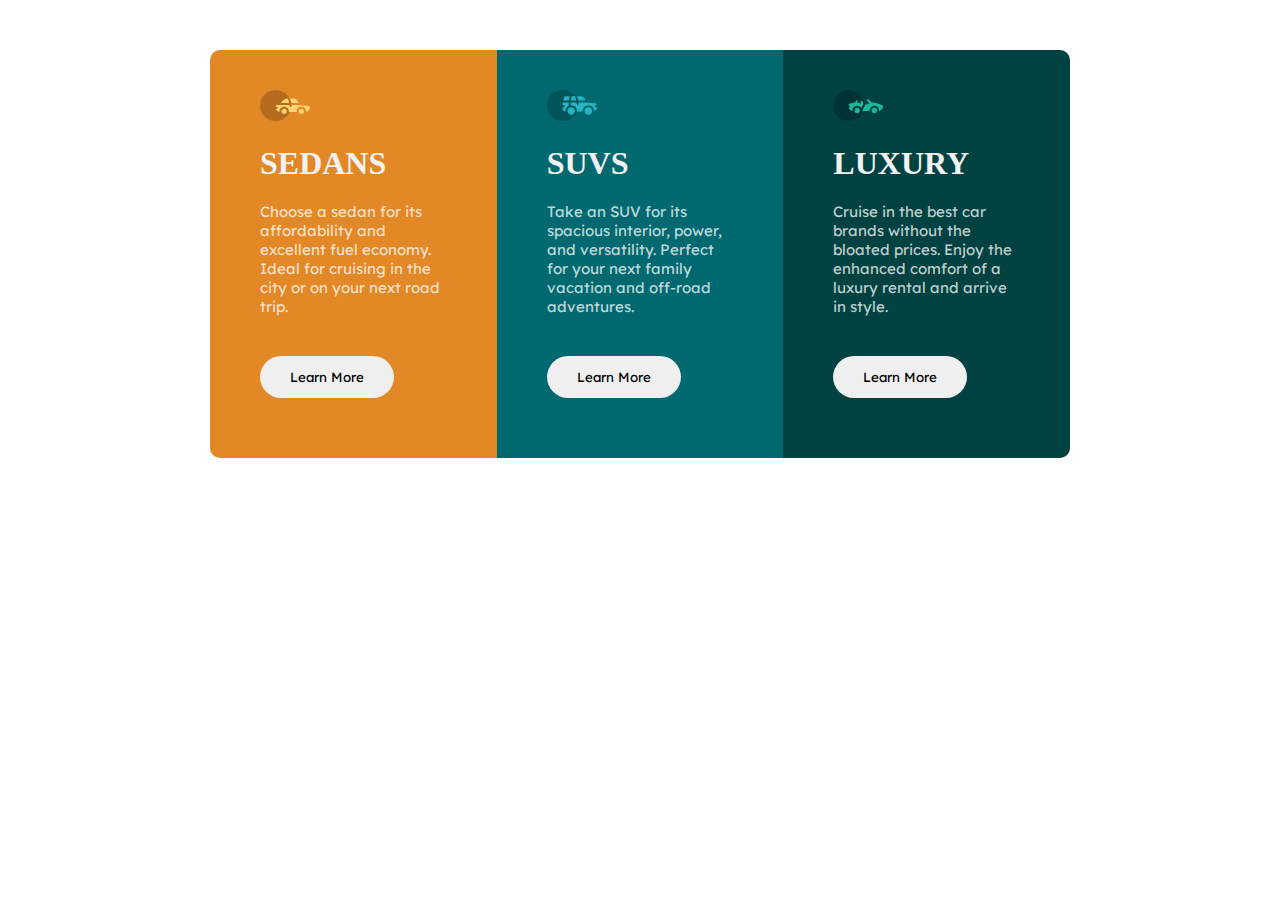
<file: flex/index.html>
<!DOCTYPE html>
<html lang="en">

<head>
 <meta charset="UTF-8">
 <meta http-equiv="X-UA-Compatible" content="IE=edge">
 <meta name="viewport" content="width=device-width, initial-scale=1.0">
 <title>Document</title>
 <link rel="shortcut icon" href="./images/favicon-32x32 (1).png" type="image/x-icon">
 <link rel="stylesheet" href="style.css">
</head>

<body>

 <div class="container">

  <div class="sedans cars">
   <img src="./images/icon-sedans.svg" alt="icon-sedans">
   <h1>SEDANS</h1>
   <p>Choose a sedan for its affordability and excellent fuel economy. Ideal for cruising in the city or on your next
    road trip. </p>
   <button>Learn More</button>
  </div>

  <div class="suv cars">
   <img src="images/icon-suvs.svg" alt="suv-icon">
   <h1>SUVS</h1>
   <p>Take an SUV for its spacious interior, power, and versatility. Perfect for your next
    family vacation and off-road adventures.</p>
   <button>Learn More</button>
  </div>

  <div class="luxury cars">
   <img src="images/icon-luxury.svg" alt="luxury-icon">
   <h1>LUXURY</h1>
   <p>Cruise in the best car brands without the bloated prices. Enjoy the enhanced comfort
    of a luxury rental and arrive in style.</p>
   <button>Learn More</button>
  </div>
 </div>

</body>

</html>
</file>
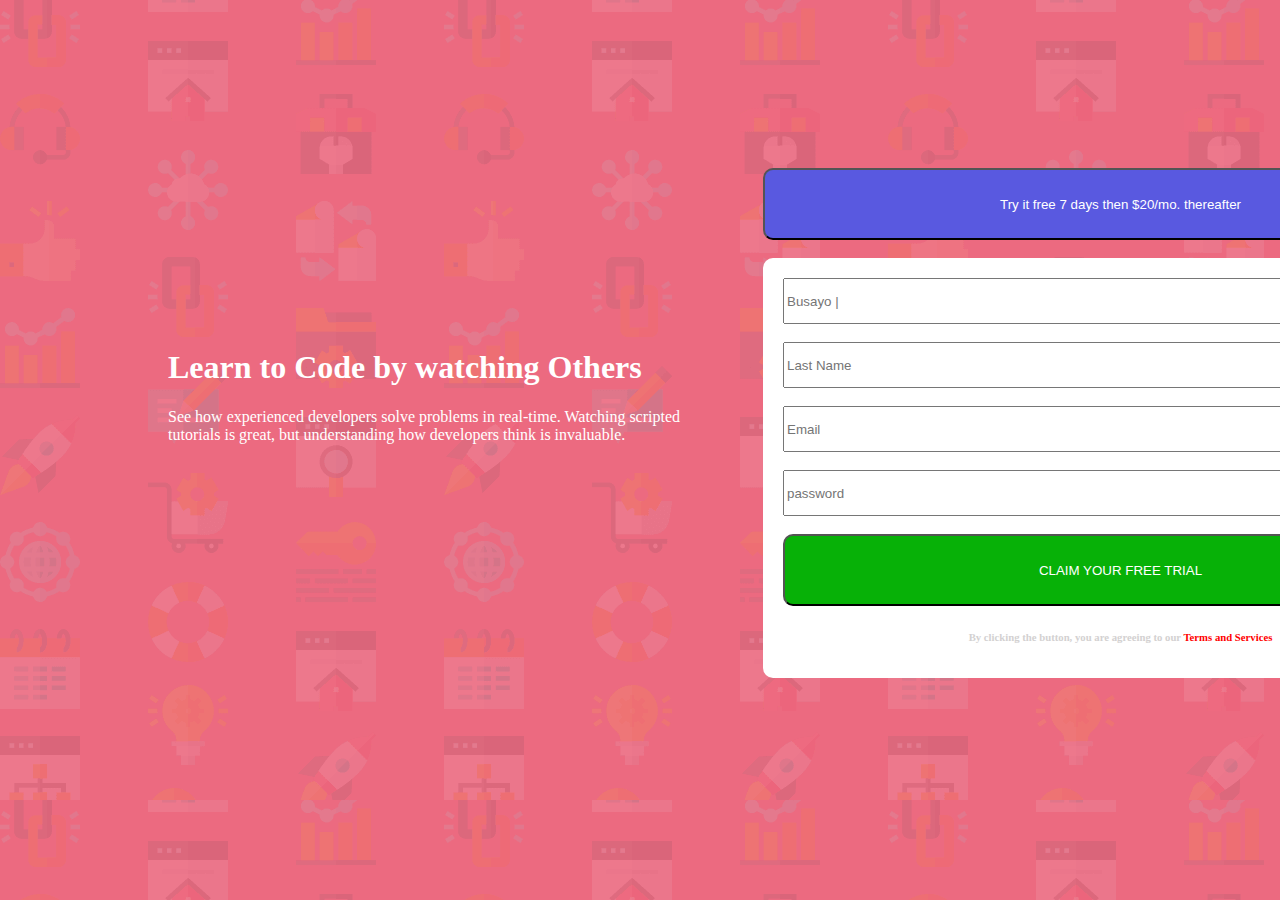
<file: registration form/index.html>
<!DOCTYPE html>
<html lang="en">
  <head>
    <meta charset="UTF-8" />
    <meta http-equiv="X-UA-Compatible" content="IE=edge" />
    <meta name="viewport" content="width=device-width, initial-scale=1.0" />
    <title>Document</title>
    <link rel="stylesheet" href="style.css" />
  </head>
  <body background="images/bg-intro-desktop.png">
    <div id="container">
      <div id="text">
        <h1>Learn to Code by watching Others</h1>
        <p>
          See how experienced developers solve problems in real-time. Watching
          scripted tutorials is great, but understanding how developers think is
          invaluable.
        </p>
      </div>

      <div class="second">
        <button>Try it free 7 days then $20/mo. thereafter</button><br /><br />

        <form>
          <input
            type="text"
            id="fnam"
            placeholder="Busayo |"
            required
          /><br /><br />
          <input
            type="text"
            id="lnam"
            placeholder="Last Name"
            required
          /><br /><br />
          <input
            type="email"
            id="Email"
            placeholder="Email"
            required
          /><br /><br />
          <input
            type="password"
            id="password"
            placeholder="password"
          /><br /><br />
          <button id="claim">CLAIM YOUR FREE TRIAL</button> <br />
          <h6>
            By clicking the button, you are agreeing to our
            <emp> Terms and Services</emp>
          </h6>
        </form>
      </div>
    </div>
  </body>
</html>
</file>
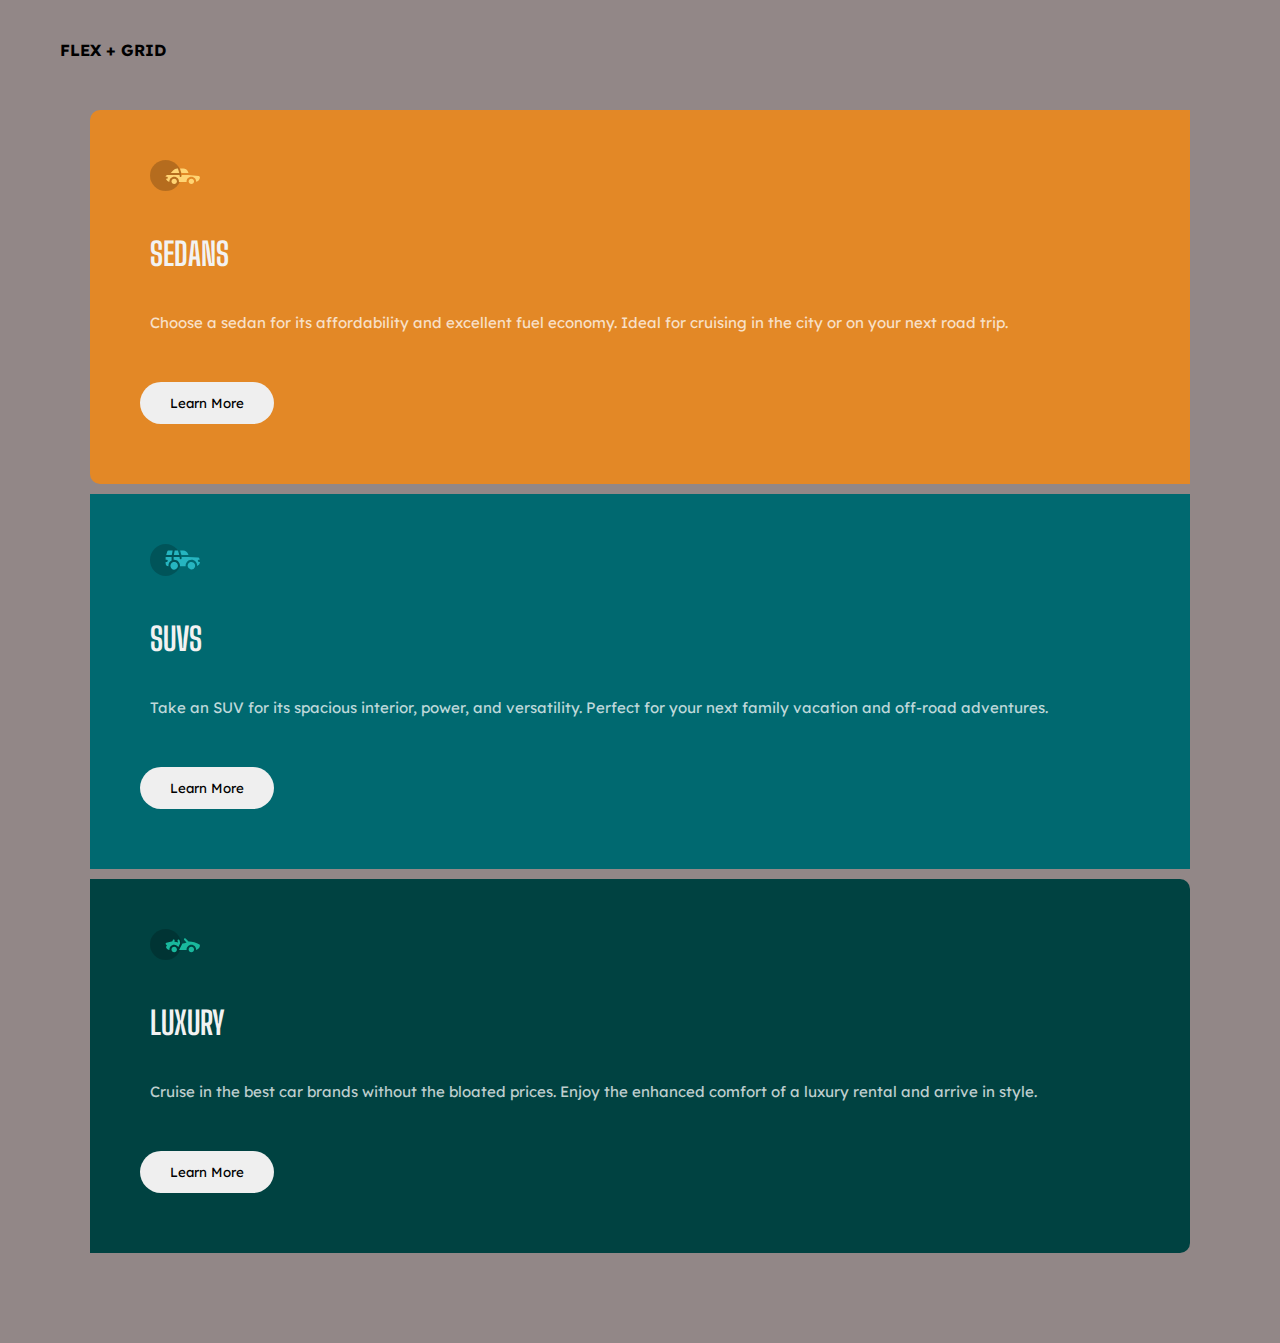
<file: flex/grid.html>
<!DOCTYPE html>
<html lang="en">
<head>
    <meta charset="UTF-8">
    <meta http-equiv="X-UA-Compatible" content="IE=edge">
    <meta name="viewport" content="width=device-width, initial-scale=1.0">
    <link rel="preconnect" href="https://fonts.googleapis.com">
    <link rel="preconnect" href="https://fonts.gstatic.com" crossorigin>
    <link href="https://fonts.googleapis.com/css2?family=Big+Shoulders+Display:wght@700&family=Lexend+Deca&display=swap"
    rel="stylesheet">
   
    <title>3-column card design using CSS grid Layout</title>
    <link rel="stylesheet"href="grid.css">
<body>
   <b> FLEX + GRID</b>
    <main>
      <div class="itemconatiner">
      
  <div class="sedans cars">
    <img src="./images/icon-sedans.svg" alt="icon-sedans">
    <h1>SEDANS</h1>
    <p>Choose a sedan for its affordability and excellent fuel economy. Ideal for cruising in the city or on your next
     road trip. </p>
    <button>Learn More</button>
   </div>
 
   <div class="suv cars">
    <img src="images/icon-suvs.svg" alt="suv-icon">
    <h1>SUVS</h1>
    <p>Take an SUV for its spacious interior, power, and versatility. Perfect for your next
     family vacation and off-road adventures.</p>
    <button>Learn More</button>
   </div>
 
   <div class="luxury cars">
    <img src="images/icon-luxury.svg" alt="luxury-icon">
 
    <a href="grid.html"></a>
    <h1>LUXURY</h1>
    <p>Cruise in the best car brands without the bloated prices. Enjoy the enhanced comfort
     of a luxury rental and arrive in style.</p>
    <button>Learn More</button>
   </div>
  </div>
    </main>   
</body>
</html>
</file>
<file: flex/style.css>
@import url("https://fonts.googleapis.com/css2?family=Lexend+Deca&display=swap");

* {
  margin: 0;
  padding: 0;
  box-sizing: border-box;
  font-family: "Lexend Deca", sans-serif;
}

body {
  background-color: white;
}

.container {
  display: flex;
  width: 900px;
  margin: 0 auto;
  padding: 0 20px;
  border-radius: 25px;
  margin-top: 50px;
  /* justify-content: center; */
}

.sedans {
  border-top-left-radius: 10px;
  border-bottom-left-radius: 10px;
  background-color: hsl(31, 77%, 52%);
}

.suv {
  background-color: hsl(184, 100%, 22%);
}

.luxury {
  background-color: hsl(179, 100%, 13%);
  border-top-right-radius: 10px;
  border-bottom-right-radius: 10px;
}

.cars {
  padding: 40px 30px;
  flex: 1 1 0;
  align-self: stretch;
}

img {
  margin: 0 20px;
  width: 50px;
}

h1 {
  color: hsl(0, 0%, 95%);
  margin: 20px 20px;
  font-family: "Big Shoulders Display", cursive;
}

p {
  font-family: "Lexend Deca", sans-serif;
  color: hsla(0, 0%, 100%, 0.75);
  font-size: 15px;
  margin: 20px 20px;
}

button {
  margin: 20px 20px;
  font-family: "Lexend Deca", sans-serif;
  padding: 13px 30px;
  border: none;
  border-radius: 50px;
  cursor: pointer;
}

button:hover {
  background-color: transparent;
  border: 2px white solid;
  color: white;
}

@media (max-width: 768px) {
  body {
    background-color: unset;
    padding-top: 10px;
    padding-bottom: 50px;
  }

  .container {
    display: flex;
    flex-direction: column;
    width: 100%;
    margin: 0 auto;
    padding: 0 20px;

    justify-content: center;
  }

  .sedans {
    border-top-left-radius: 10px;
    border-top-right-radius: 10px;
    background-color: hsl(31, 77%, 52%);
  }

  .suv {
    background-color: hsl(184, 100%, 22%);
  }

  .luxury {
    background-color: hsl(179, 100%, 13%);
    border-bottom-left-radius: 10px;
    border-bottom-right-radius: 10px;
  }

  .cars {
    padding: 40px 30px;
    flex: 1 1 0;
    align-self: stretch;
  }
}
</file>
<file: registration form/style.css>
/* *{
    margin: 0px;
    padding: 0px;
} */

body{
  /*     
    text-align: justify;
    content: center; */
      padding: 120px; 
      background-color: rgb(236, 106, 128);
     color: white;
  
     
  }
  #text{
   margin-right: 0px;
   padding-top: 20vh;
    text-align: left;
    border: 2px;
  }
  #container{
      display: flex;
    padding: 20px;
    width: 150vh;
    
  }
  
  div{
      padding: 20px;
      width: 150vh;
  
  }
  
  form{height: 73%;
      width:75vh;
      background-color: white;
      padding: 20px;
      text-align: center;
      margin: auto;
      border-radius: 10px;
  }
  
  button{
      height: 8vh;
      border-radius: 10px;
      padding: 2px;
      width: 100%;
      background-color: rgb(89, 89, 224);
      color: white;
  }
  button:hover{
      cursor: pointer;
      background-color: lightinherrit;
  }
  
  #claim{
      background-color: rgb(7, 177, 7);
  }
  input{
      width: 100%;
      height: 40px;
      padding: AUTO;
  
  }
  emp{
      color: red;
  }
  h6{
      color: rgb(211, 209, 209);
  }
</file>
<file: flex/grid.css>
@import url("https://fonts.googleapis.com/css2?family=Lexend+Deca&display=swap");

* {
  margin: 10px;
  padding: 10px;
  box-sizing: border-box 10px;
  font-family: "Lexend Deca", sans-serif;
}

body {
  background-color: rgb(146, 135, 135);
}

.itemcontainer {
    display: grid;
    gap: 3px 3px;
   grid-template-columns: 10px 7px 5px 10px;
   grid-template-rows: 10px 10px 10px auto 4px;
   height: 40px;
   justify-content: center;
   align-content: space-evenly;
  
}

.sedans {
  border-top-left-radius: 10px;
  border-bottom-left-radius: 10px;
  background-color: hsl(31, 77%, 52%);
  grid-column: 1 / span 10;
  grid-row: 1 / 1;
}

.suv {
  background-color: hsl(184, 100%, 22%);
  grid-column: 1 / span 2;
  grid-row: span 2;
}

.luxury {
  background-color: hsl(179, 100%, 13%);
  border-top-right-radius: 10px;
  border-bottom-right-radius: 10px;
}

.cars {
  padding: 40px 30px;
  flex: 1 1 0;
  align-self: stretch;
}

img {
  margin: 0 20px;
  width: 50px;
}

h1 {
  color: hsl(0, 0%, 95%);
  margin: 20px 20px;
  font-family: "Big Shoulders Display", cursive;
}

p {
  font-family: "Lexend Deca", sans-serif;
  color: hsla(0, 0%, 100%, 0.75);
  font-size: 15px;
  margin: 20px 20px;
}

button {
  margin: 20px 20px;
  font-family: "Lexend Deca", sans-serif;
  padding: 13px 30px;
  border: none;
  border-radius: 50px;
  cursor: pointer;
}

button:hover {
  background-color: transparent;
  border: 2px white solid;
  color: white;
}

@media (max-width: 768px) {
  body {
    background-color: unset;
    padding-top: 10px;
    padding-bottom: 50px;
  }

  .container {
    display: flex;
    flex-direction: column;
    width: 100%;
    margin: 0 auto;
    padding: 0 20px;

    justify-content: center;
  }

  .sedans {
    border-top-left-radius: 10px;
    border-top-right-radius: 10px;
    background-color: hsl(31, 77%, 52%);
  }

  .suv {
    background-color: hsl(184, 100%, 22%);
  }

  .luxury {
    background-color: hsl(179, 100%, 13%);
    border-bottom-left-radius: 10px;
    border-bottom-right-radius: 10px;
  }

  .cars {
    padding: 40px 30px;
    flex: 1 1 0;
    align-self: stretch;
  }
}
</file>
